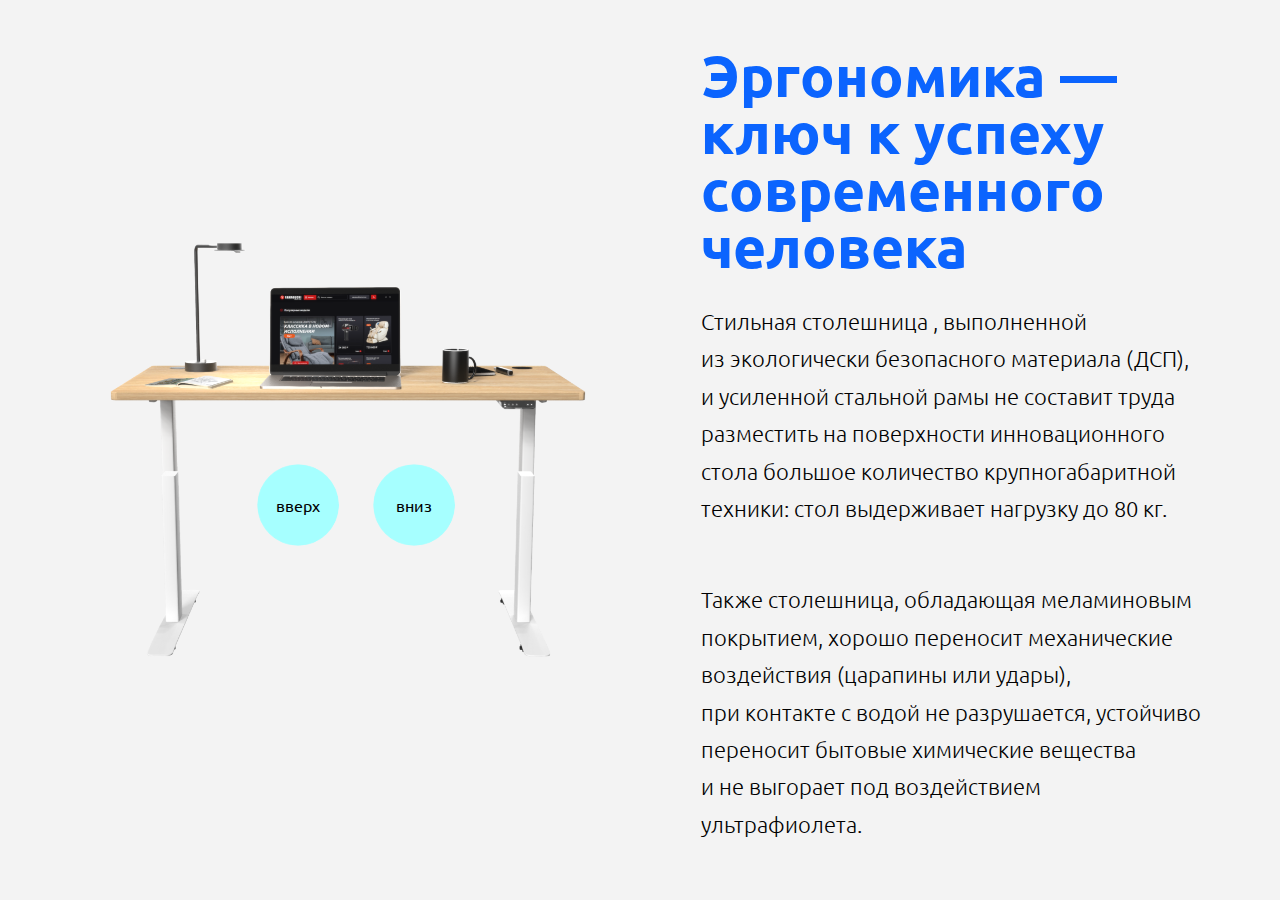
<file: page1/index.html>
<!DOCTYPE html>
<html lang="en">
  <head>
    <script src="func.js"></script>
    <link rel="stylesheet" href="style.css" />
    <link
      href="https://fonts.googleapis.com/css2?family=Montserrat:ital,wght@0,300;0,400;0,500;0,600;0,700;1,400&family=Ubuntu:wght@300;400;500&display=swap"
      rel="stylesheet"
    />
    <link href="https://fonts.googleapis.com/css2?family=Bebas+Neue&display=swap" rel="stylesheet">
    <meta charset="UTF-8" />
    <meta name="viewport" content="width=device-width, initial-scale=1.0" />
    <meta http-equiv="X-UA-Compatible" content="ie=edge" />
    <title>Static Template</title>
  </head>
  <body>
    <div class="bl_image">
      <div class="image">
       <div class="el1" onclick="up()">вверх</div>
       <div class="el2" onclick="down()">вниз</div>
       <div id="img1" class="el_im"><img class="img1" src="table1.png" /></div>
       <div class="el_im"><img class="img2" src="table2.png" /></div>
      </div>
    </div>

    

    <div class="text1">
      <h1>Эргономика — ключ к успеху современного человека</h1>
      <p>
        Cтильная столешница , выполненной из экологически безопасного материала
        (ДСП), и усиленной стальной рамы не составит труда разместить
        на поверхности инновационного стола большое количество крупногабаритной
        техники: стол выдерживает нагрузку до 80 кг.
      </p>
    </div>

    <div class="text2">
      <p>
        Также столешница, обладающая меламиновым покрытием, хорошо переносит
        механические воздействия (царапины или удары), при контакте с водой
        не разрушается, устойчиво переносит бытовые химические вещества
        и не выгорает под воздействием ультрафиолета.
      </p>
    </div>
  </body>
  
  </html>
</file>
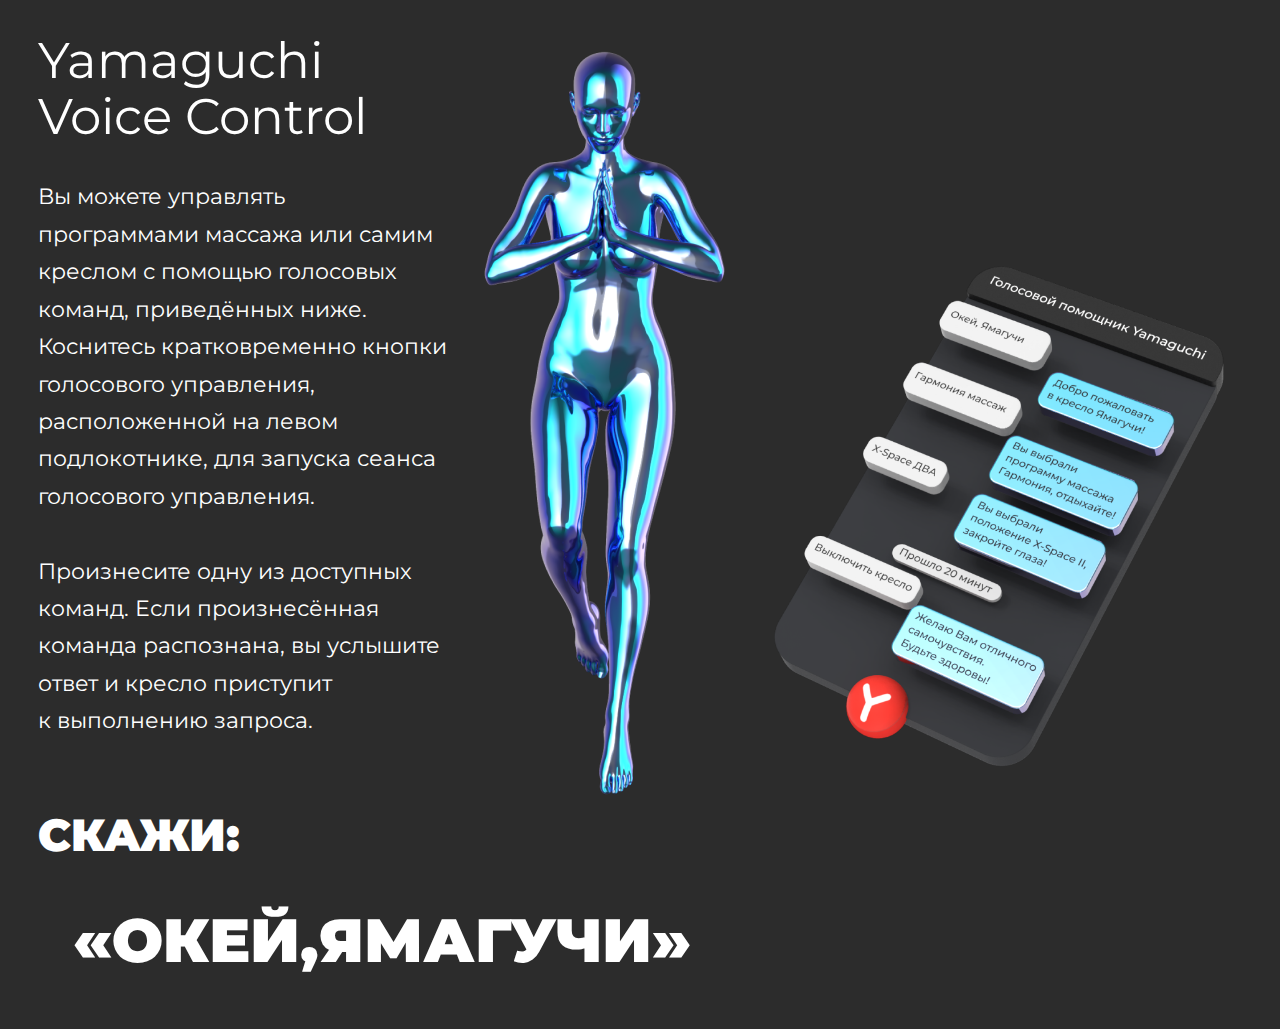
<file: page2/index.html>
<html lang="en">
<head>
    <script src="func.js"></script>
    <link rel="stylesheet" href="style.css">
    <link href="https://fonts.googleapis.com/css2?family=Montserrat:ital,wght@0,300;0,400;0,500;0,600;0,700;1,400&display=swap" rel="stylesheet">
    <meta charset="UTF-8">
    <meta http-equiv="X-UA-Compatible" content="IE=edge">
    <meta name="viewport" content="width=device-width, initial-scale=1.0">
    <title>Document</title>
</head>
<body onload="move()">
    <div class="blok1">
    <div class="text">
    <h1>Yamaguchi<br> Voice Control</h1>
    <p>
      Вы можете управлять программами массажа или самим креслом с помощью
      голосовых команд, приведённых ниже. Коснитесь кратковременно кнопки
      голосового управления, расположенной на левом подлокотнике, для запуска
      сеанса голосового управления.<br><br>
      Произнесите одну из доступных команд. Если произнесённая команда
      распознана, вы услышите ответ и кресло приступит к выполнению запроса.
    </p>
    </div>
</div>
    <div class="figura">
    <img id="fig" class="fig" src="main.png">
    <div id="fig_el" class="ellipse"></div>
    </div>
    <div class="img2"><img class="img2_f" src="интерфейс 1.png"></div>
    
    <div class="blok2">
        <p class="text_blok_1">скажи:</p>
    <div class="text_blok_2"><p class="text_blok2_21">«окей,</p><p class="text_blok2_22">ямагучи»</p></div>
    </div>
</body>
</html>
</file>
<file: page1/style.css>
body {
    max-width: 1920px;
    max-height: 900px;
    background: #f3f3f3;
    font-family: "Ubuntu", sans-serif;
    display: grid;
    grid-gap: 10px;
    grid-template-columns: 54% 45%;
    grid-template-areas: "first second" "first third";
  }
  
  h1 {
    color: #0b64fe;
    max-width: 646.75px;
    max-height: 218.63px;
    font-size: 57px;
    line-height: 100%;
  }
  
 .text1{grid-area: second}
 .text2{grid-area: third}
  .text1,.text2{
    width:100%;margin-right: 10px;
  }

  .text1 p,
  .text2 p {
    display: flex;
    max-width: 500px;
    max-height: 416px;
    font-weight: 300;
    font-size: 22px;
    line-height: 170%;
    
  }
  
  .bl_image{grid-area: first; 
    display:flex;
    flex-direction: column;
      
  }
  .image{display:flex;flex-direction: column; 
   align-items: center;
   justify-content: center;
   position:relative;
   padding-bottom: 80%;
   
   width:100%;
   margin:auto;
   }
   .el_im{position:absolute;top:0;
    
   /* min-width:400px;*/
      overflow: hidden;
      display: flex;
      justify-content: center;
      align-items: center;
    
    }

  .img1,.img2{/*position:absolute;top:0;*/
    width: 120%;height: 120%;
    object-fit: contain;
    flex-shrink: 0;
   }
 
   .el1, .el2 {
    background-image: url("Ellipse\ 179.png");
    background-size:contain;
    display:flex;
    align-items: center;
    justify-content: center;
    font-size:16px;

    position:absolute;
    width: 12%;
    height: calc(15%);
    border-radius: 50%;
    cursor:pointer;
    z-index:100;
  }
  
  .el1 {left: 36.5%; top:55%;}
  .el2 {left: 53.5%; top:55%;}

  
  @media (max-width:320px) {
    body {grid-template-columns: 100%;
      grid-template-areas: "first" "second" "third";
    }

      .text1{grid-area: first;}

      .bl_image{grid-area: second;} 

      .text2{grid-area: third;}

      .text1 p,.text2 p {font-size: 16px;}

      h1 {font-size: 33px;text-transform:uppercase;
        font-family: 'Bebas Neue';font-weight: 700;}

      .el1, .el2 {font-size:12px;}
  }
</file>
<file: page2/style.css>
body {
    max-width: 1920px;
    max-height: 900px;
    background-color: #2C2C2C;
    color: #ffffff;
    font-family: "Montserrat", sans-serif;
    font-weight: 400;
    margin: 0;
    display: grid;
    grid-gap: 10px;
    grid-template-columns: 36% 22% 41%;
    grid-template-areas: "first second third""four second third";
}

.blok1 {
    display: flex;
    flex-direction: row;
    margin-left: 8.2%;
    margin-top: 0;
    grid-area: first;
}

h1 {
    font-size: 50px;
    line-height: 56px;
    font-weight: 400;
    margin-top: 8%;
}

.text {
    font-size: 22px;
    line-height: 170%;
    margin-right: 2.5%;
}

.figura {
    margin-top: 3%;
    display: flex;
    flex-direction: column;
    align-items: center;
    grid-area: second;
    overflow: hidden;

}


.fig {
    opacity: 0;
    transition: all .8s ease-in-out;
    transform: translateY(110vh);
}

.up1 {
    opacity: 1;
    transform: translateY(0%);
}

.up2 {
    animation: 4s linear 0s infinite alternate move_fig;
}

@keyframes move_fig {
    from {
        transform: translateY(0);
    }

    to {
        transform: translateY(-3vh);
    }
}


.ellipse {
    width: 193.78px;
    height: 61.14px;
    background-color: #000000;
    border-radius: 100px/50px;
    transform: scaleY(0)
}

.fig_el {
    animation: heightE 5s ease 2 alternate;
}

@keyframes heightE {
    0% {
        transform: scaleY(0)
    }

    100% {
        transform: scaleY(1)
    }
}

.img2 {
    grid-area: third;
    margin: auto 0;
}

.img2_f {
    object-fit: contain;
    width: 100%;
    height: 100%;
}

.blok2 {
    text-transform: uppercase;
    font-weight: 900;
    line-height: 90%;
    margin-left: 8.2%;
    grid-area: four;
}

.text_blok_1 {
    font-size: 45px;
    line-height: 35px;
    margin-bottom: 0;
}

.text_blok_2 {
    display: flex;
    flex-direction: row;
}

.text_blok2_21 {
    margin-left: 8.28%;
    font-size: 61px;
    line-height: 55px;
}

.text_blok2_22 {
    font-size: 61px;
    line-height: 55px;
}



@media (max-width:320px) {
    body {
        grid-template-columns: 100%;
        grid-template-areas: "first" "second" "third" "four";
    }

    .blok1 {
        flex-direction: column;
        margin-left: 5.2%;
        width: 94%;

    }

    h1 {
        font-size: 34px;
        line-height: 34px;
        margin-top: 8%;
    }

    .text {
        font-size: 16px;
        line-height: 27.2px;
    }

    .figura {
        width: 100%;
        overflow: visible;
        z-index: -1;
    }

    .img2 {
        width: 100%;
        margin: 3% 0;
    }

    .img2_f {
        width: 120%;
        height: 120%;
    }

    .blok2 {
        width: 100%;
        margin-left:3%;
    }

    .text_blok2_21 {
        line-height: 45px;
        margin: 0;
    }

    .text_blok2_22 {
        font-size: 48px;
        line-height: 45px;
        margin-top: 5%;
    }

    .text_blok_1 {
        margin-bottom: 6%;
    }

    .text_blok_2 {
        flex-direction: column;
    }

}
</file>
